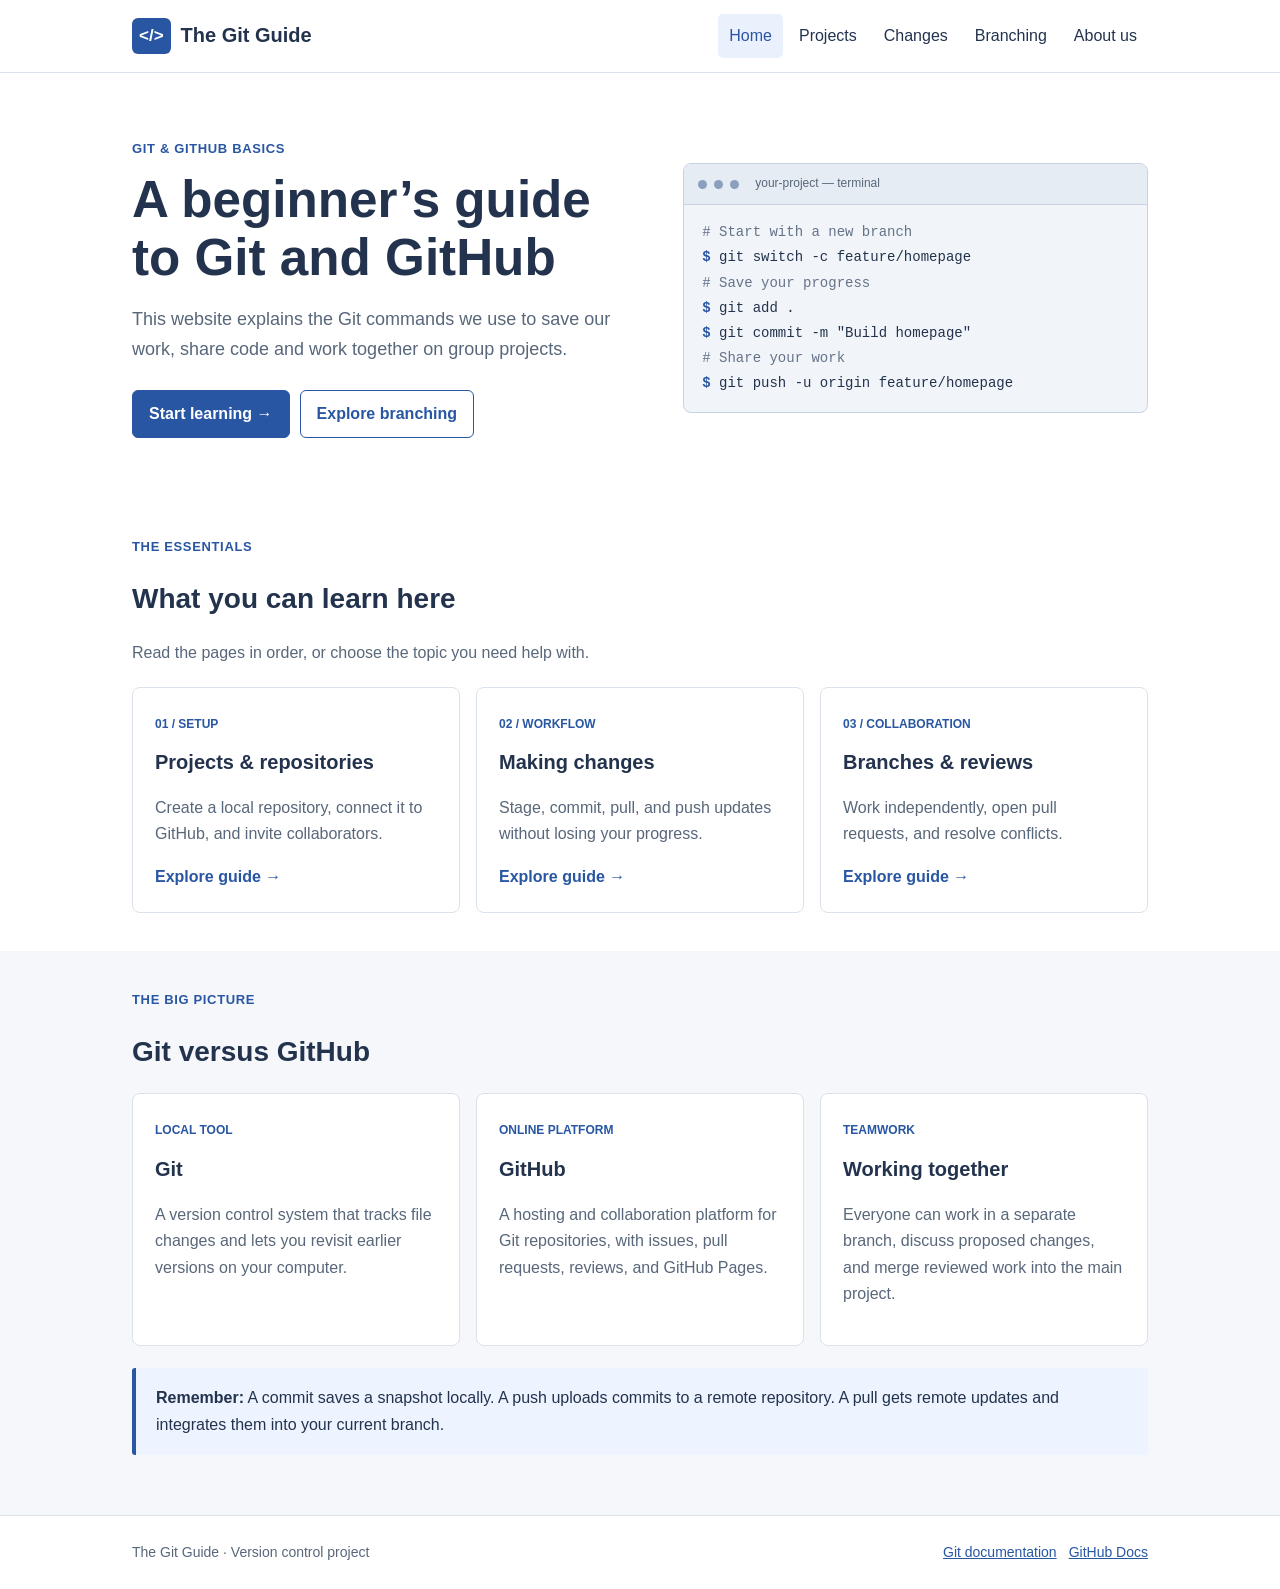
<file: index.html>
<!doctype html>
<html lang="en">

<head>
    <meta charset="UTF-8">
    <meta name="viewport" content="width=device-width, initial-scale=1">
    <meta name="description" content="A beginner-friendly guide to Git and GitHub.">
    <meta name="theme-color" content="#ffffff">
    <title>Home | The Git Guide</title>
    <link rel="stylesheet" href="assets/style.css">
    <script defer src="assets/script.js"></script>
</head>

<body><a class="skip" href="#main">Skip to content</a>
    <header class="site-header">
        <div class="container header-inner"><a class="brand" href="index.html"><span class="brand-icon"
                    aria-hidden="true">&lt;/&gt;</span>The Git Guide</a><button class="menu-toggle" type="button"
                aria-expanded="false" aria-controls="main-nav">Menu ☰</button>
            <nav class="nav" id="main-nav" aria-label="Main navigation"><a href="index.html"
                    aria-current="page">Home</a><a href="project.html">Projects</a><a href="changes.html">Changes</a><a
                    href="branching.html">Branching</a><a href="about.html">About us</a></nav>
        </div>
    </header>
    <main id="main">
        <div class="container hero">
            <div>
                <div class="eyebrow">GIT & GITHUB BASICS</div>
                <h1>A beginner’s guide<br>to Git and GitHub</h1>
                <p class="lead">This website explains the Git commands we use to save our work, share code and work
                    together on group projects.</p>
                <div class="actions"><a class="btn" href="project.html">Start learning →</a><a class="btn secondary"
                        href="branching.html">Explore branching</a></div>
            </div>
            <div class="terminal">
                <div class="term-top"><i class="dot"></i><i class="dot"></i><i class="dot"></i><span
                        class="term-label">your-project — terminal</span></div>
                <pre><span class="comment"># Start with a new branch</span>
<span class="prompt">$</span> git switch -c feature/homepage
<span class="comment"># Save your progress</span>
<span class="prompt">$</span> git add .
<span class="prompt">$</span> git commit -m "Build homepage"
<span class="comment"># Share your work</span>
<span class="prompt">$</span> git push -u origin feature/homepage</pre>
            </div>
        </div>
        <section class="section">
            <div class="container">
                <div class="section-head">
                    <div class="eyebrow">THE ESSENTIALS</div>
                    <h2>What you can learn here</h2>
                    <p class="section-desc">Read the pages in order, or choose the topic you need help with.</p>
                </div>
                <div class="cards"><a class="card" href="project.html"><span class="number">01 / SETUP</span>
                        <h3>Projects & repositories</h3>
                        <p>Create a local repository, connect it to GitHub, and invite collaborators.</p><span
                            class="arrow">Explore guide →</span>
                    </a><a class="card" href="changes.html"><span class="number">02 / WORKFLOW</span>
                        <h3>Making changes</h3>
                        <p>Stage, commit, pull, and push updates without losing your progress.</p><span
                            class="arrow">Explore guide →</span>
                    </a><a class="card" href="branching.html"><span class="number">03 / COLLABORATION</span>
                        <h3>Branches & reviews</h3>
                        <p>Work independently, open pull requests, and resolve conflicts.</p><span class="arrow">Explore
                            guide →</span>
                    </a></div>
            </div>
        </section>
        <section class="section">
            <div class="container">
                <div class="eyebrow">THE BIG PICTURE</div>
                <h2>Git versus GitHub</h2>
                <div class="cards">
                    <div class="card"><span class="number">LOCAL TOOL</span>
                        <h3>Git</h3>
                        <p>A version control system that tracks file changes and lets you revisit earlier versions on
                            your computer.</p>
                    </div>
                    <div class="card"><span class="number">ONLINE PLATFORM</span>
                        <h3>GitHub</h3>
                        <p>A hosting and collaboration platform for Git repositories, with issues, pull requests,
                            reviews, and GitHub Pages.</p>
                    </div>
                    <div class="card"><span class="number">TEAMWORK</span>
                        <h3>Working together</h3>
                        <p>Everyone can work in a separate branch, discuss proposed changes, and merge reviewed work
                            into the main project.</p>
                    </div>
                </div>
                <div class="callout"><strong>Remember:</strong> A commit saves a snapshot locally. A push uploads
                    commits to a remote repository. A pull gets remote updates and integrates them into your current
                    branch.</div>
            </div>
        </section>
    </main>
    <footer class="footer">
        <div class="container footer-inner"><span>The Git Guide · Version control project</span><span><a
                    href="https://git-scm.com/docs" target="_blank" rel="noopener noreferrer">Git documentation</a><a
                    href="https://docs.github.com/" target="_blank" rel="noopener noreferrer">GitHub Docs</a></span>
        </div>
    </footer>
</body>

</html>
</file>
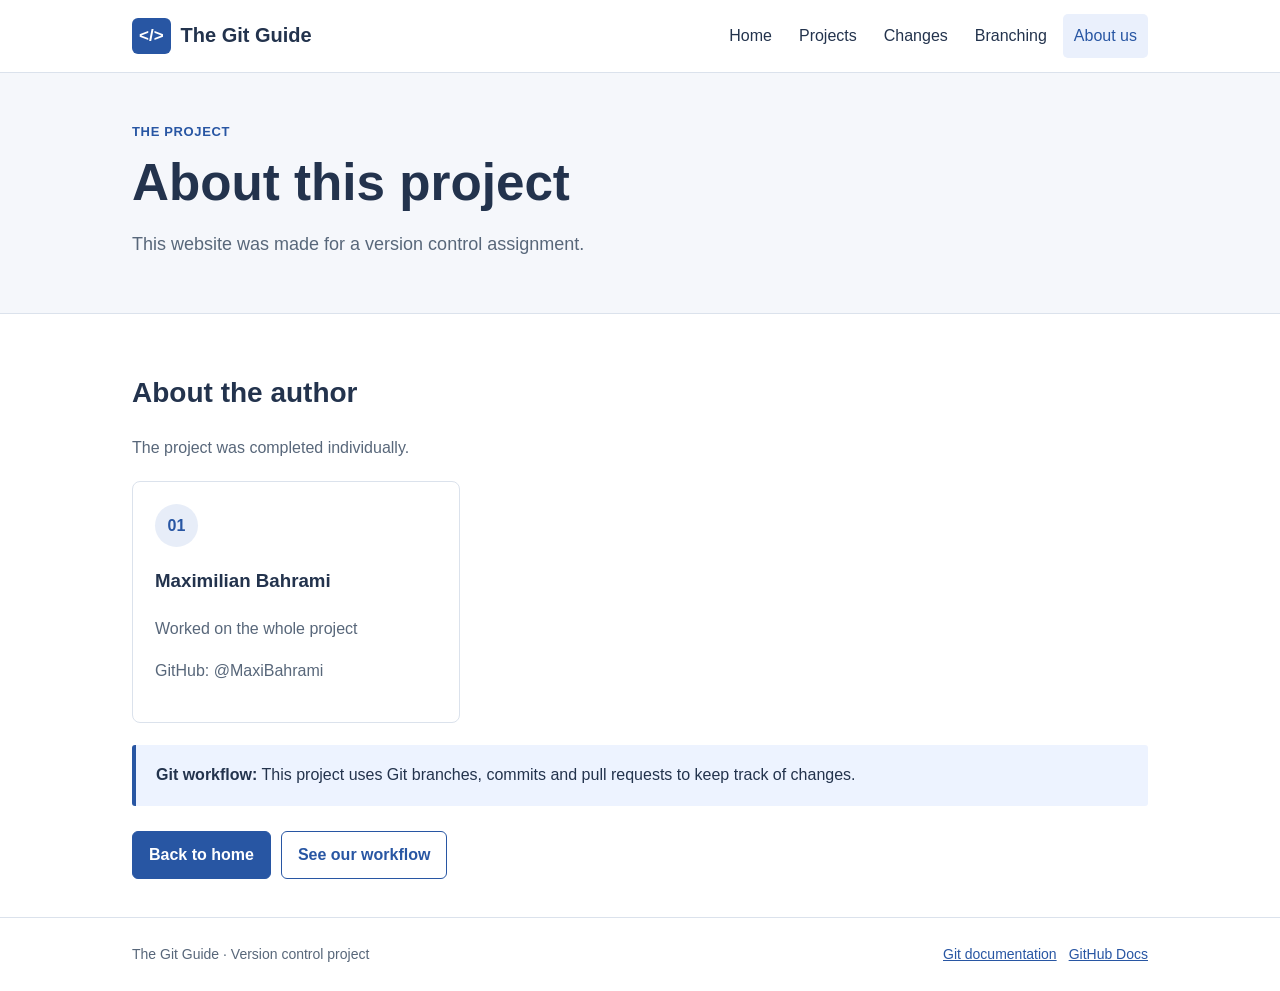
<file: about.html>
<!doctype html>
<html lang="en">

<head>
    <meta charset="UTF-8">
    <meta name="viewport" content="width=device-width, initial-scale=1">
    <meta name="description" content="About the Git Guide course project.">
    <meta name="theme-color" content="#ffffff">
    <title>About us | The Git Guide</title>
    <link rel="stylesheet" href="assets/style.css">
    <script defer src="assets/script.js"></script>
</head>

<body><a class="skip" href="#main">Skip to content</a>
    <header class="site-header">
        <div class="container header-inner"><a class="brand" href="index.html"><span class="brand-icon"
                    aria-hidden="true">&lt;/&gt;</span>The Git Guide</a><button class="menu-toggle" type="button"
                aria-expanded="false" aria-controls="main-nav">Menu ☰</button>
            <nav class="nav" id="main-nav" aria-label="Main navigation"><a href="index.html">Home</a><a
                    href="project.html">Projects</a><a href="changes.html">Changes</a><a
                    href="branching.html">Branching</a><a href="about.html" aria-current="page">About us</a></nav>
        </div>
    </header>
    <main id="main">
        <div class="page-hero">
            <div class="container">
                <div class="eyebrow">THE PROJECT</div>
                <h1>About this project</h1>
                <p class="lead">This website was made for a version control assignment.</p>
            </div>
        </div>
        <section class="section">
            <div class="container">
                <div class="section-head">
                    <h2>About the author</h2>
                    <p class="section-desc">The project was completed individually.</p>
                </div>
                <div class="people">
                    <div class="person">
                        <div class="avatar">01</div>
                        <h3>Maximilian Bahrami</h3>
                        <p>Worked on the whole project</p>
                        <p class="muted">GitHub: @MaxiBahrami</p>
                    </div>
                </div>
                <div class="callout"><strong>Git workflow:</strong> This project uses Git branches, commits and pull requests to keep track of changes.</div>
                <div class="actions"><a class="btn" href="index.html">Back to home</a><a class="btn secondary"
                        href="branching.html">See our workflow</a></div>
            </div>
        </section>
    </main>
    <footer class="footer">
        <div class="container footer-inner"><span>The Git Guide · Version control project</span><span><a
                    href="https://git-scm.com/docs" target="_blank" rel="noopener noreferrer">Git documentation</a><a
                    href="https://docs.github.com/" target="_blank" rel="noopener noreferrer">GitHub Docs</a></span>
        </div>
    </footer>
</body>

</html>
</file>
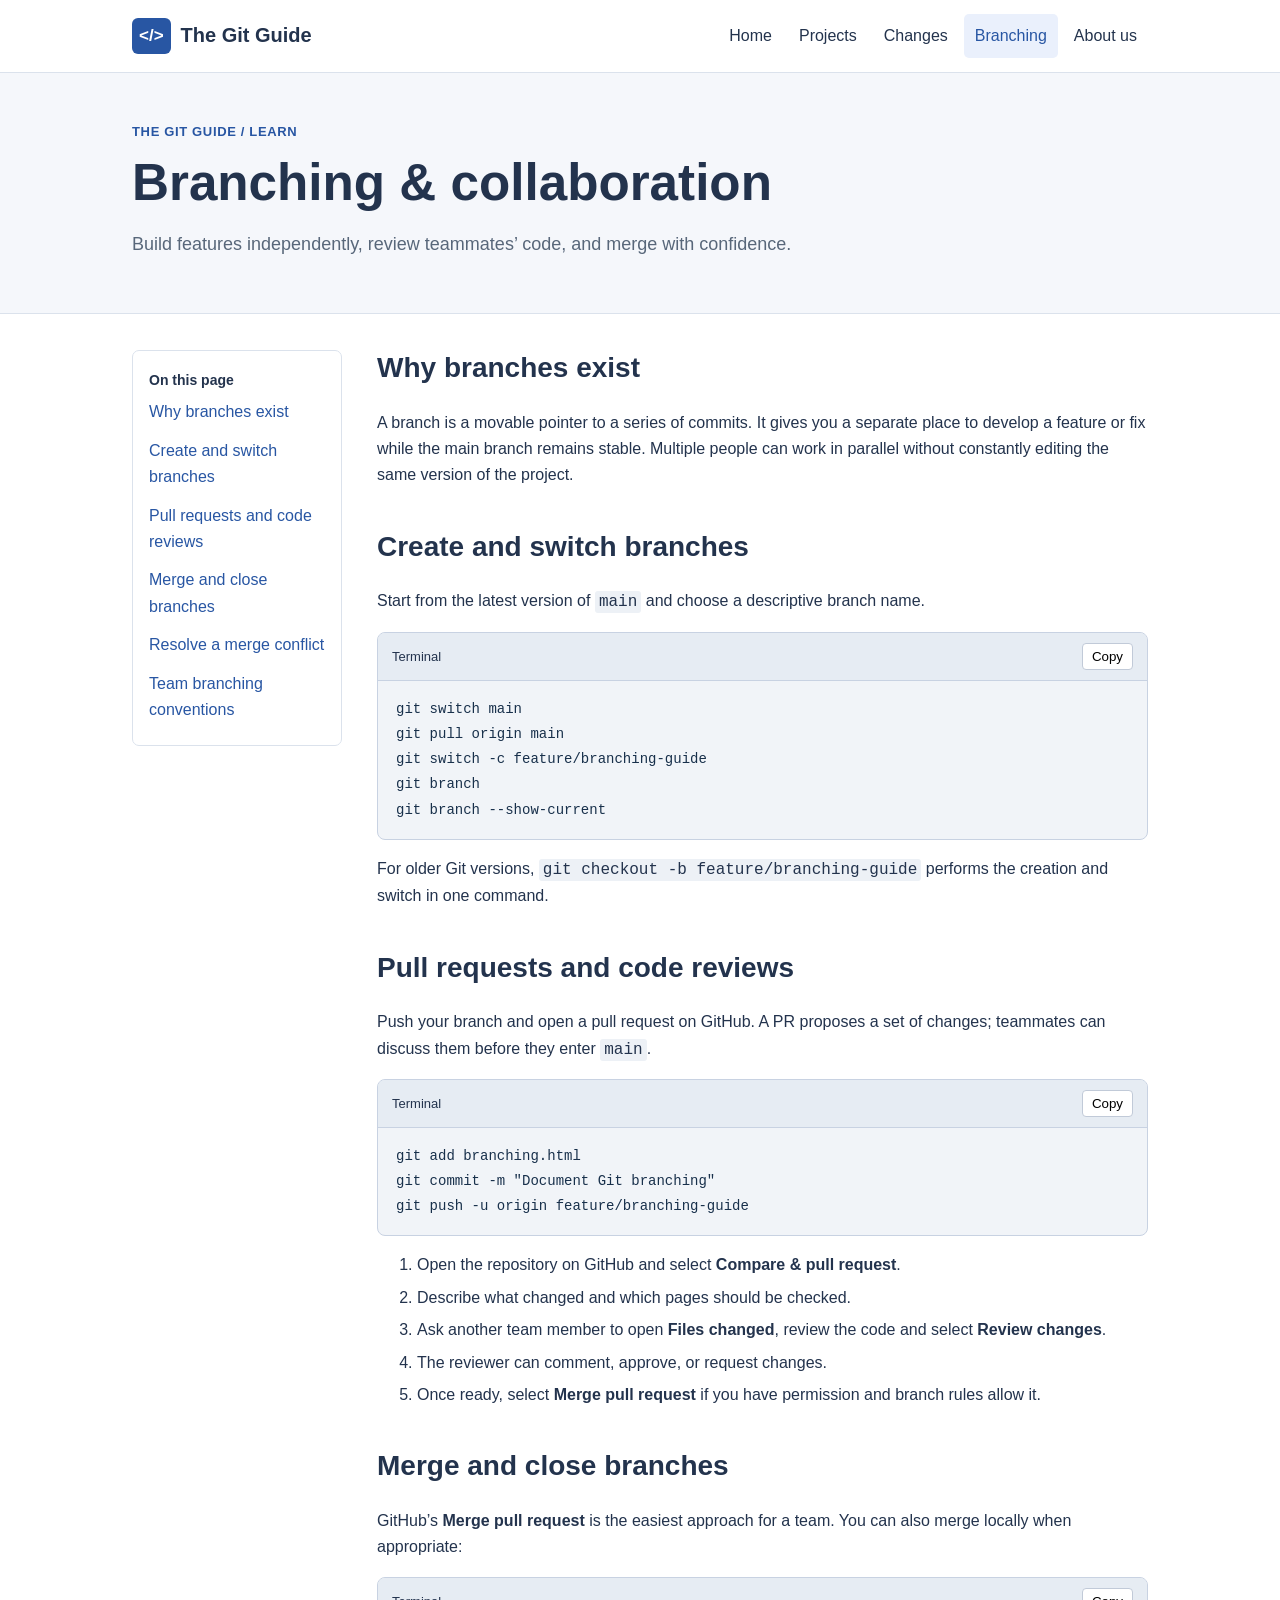
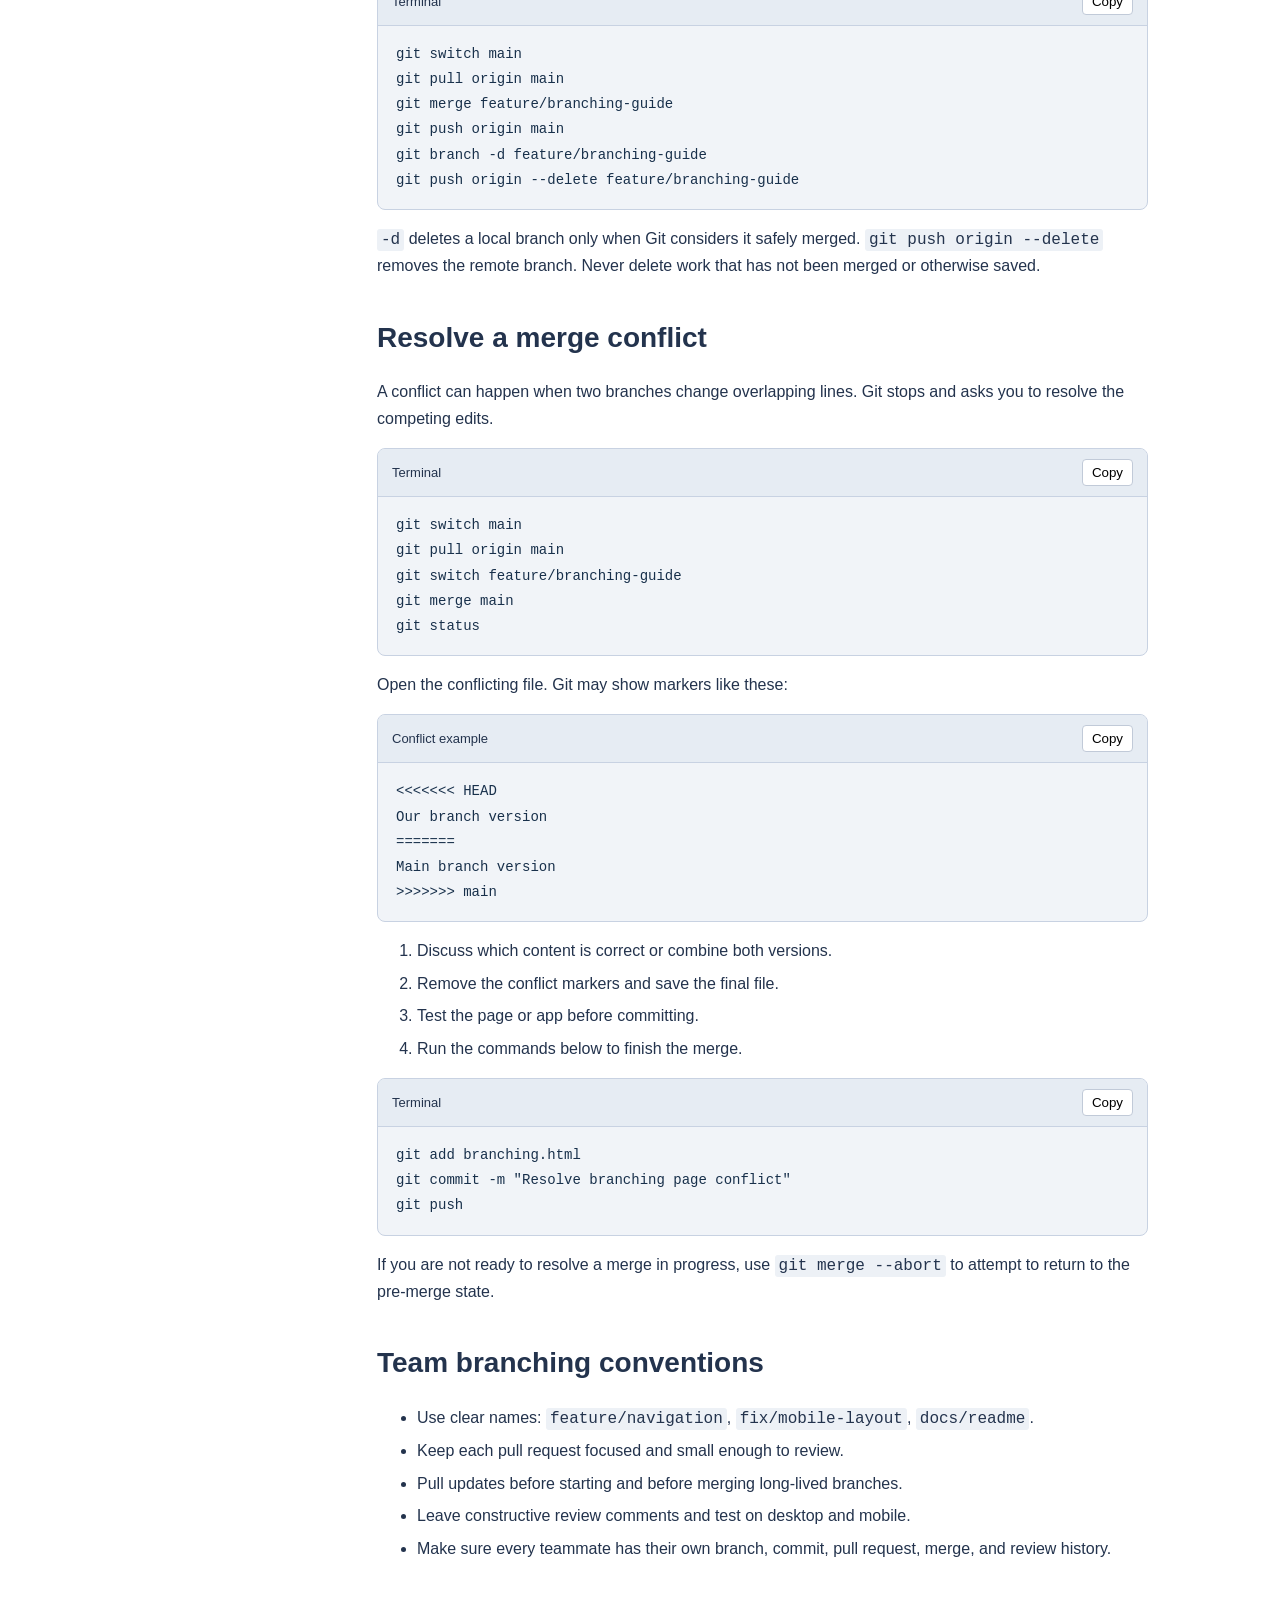
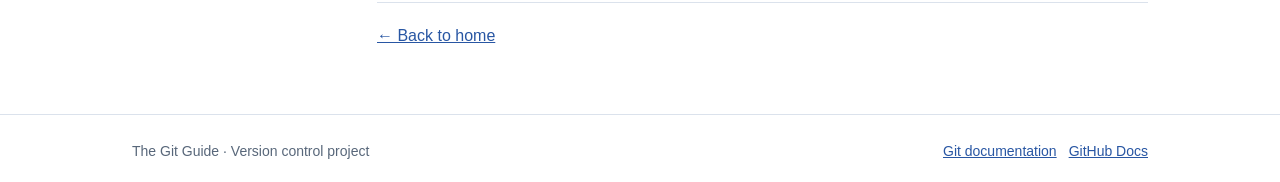
<file: branching.html>
<!doctype html><html lang="en"><head><meta charset="UTF-8"><meta name="viewport" content="width=device-width, initial-scale=1"><meta name="description" content="Build features independently, review teammates’ code, and merge with confidence."><meta name="theme-color" content="#ffffff"><title>Branching &amp; collaboration | The Git Guide</title><link rel="stylesheet" href="assets/style.css"><script defer src="assets/script.js"></script></head><body><a class="skip" href="#main">Skip to content</a><header class="site-header"><div class="container header-inner"><a class="brand" href="index.html"><span class="brand-icon" aria-hidden="true">&lt;/&gt;</span>The Git Guide</a><button class="menu-toggle" type="button" aria-expanded="false" aria-controls="main-nav">Menu ☰</button><nav class="nav" id="main-nav" aria-label="Main navigation"><a href="index.html">Home</a><a href="project.html">Projects</a><a href="changes.html">Changes</a><a href="branching.html" aria-current="page">Branching</a><a href="about.html">About us</a></nav></div></header><main id="main"><div class="page-hero"><div class="container"><div class="eyebrow">THE GIT GUIDE / LEARN</div><h1>Branching &amp; collaboration</h1><p class="lead">Build features independently, review teammates’ code, and merge with confidence.</p></div></div><div class="container content-layout"><aside class="toc" aria-label="On this page"><strong>On this page</strong><a href="#why">Why branches exist</a><a href="#create">Create and switch branches</a><a href="#pr">Pull requests and code reviews</a><a href="#merge">Merge and close branches</a><a href="#conflicts">Resolve a merge conflict</a><a href="#good">Team branching conventions</a></aside><article class="article"><section id="why"><h2>Why branches exist</h2><p>A branch is a movable pointer to a series of commits. It gives you a separate place to develop a feature or fix while the main branch remains stable. Multiple people can work in parallel without constantly editing the same version of the project.</p></section><section id="create"><h2>Create and switch branches</h2><p>Start from the latest version of <code>main</code> and choose a descriptive branch name.</p><div class="code-wrap"><div class="code-head"><span>Terminal</span><button class="copy-btn" type="button" aria-label="Copy code">Copy</button></div><pre><code>git switch main
git pull origin main
git switch -c feature/branching-guide
git branch
git branch --show-current</code></pre></div><p>For older Git versions, <code>git checkout -b feature/branching-guide</code> performs the creation and switch in one command.</p></section><section id="pr"><h2>Pull requests and code reviews</h2><p>Push your branch and open a pull request on GitHub. A PR proposes a set of changes; teammates can discuss them before they enter <code>main</code>.</p><div class="code-wrap"><div class="code-head"><span>Terminal</span><button class="copy-btn" type="button" aria-label="Copy code">Copy</button></div><pre><code>git add branching.html
git commit -m &quot;Document Git branching&quot;
git push -u origin feature/branching-guide</code></pre></div><ol><li>Open the repository on GitHub and select <strong>Compare & pull request</strong>.</li><li>Describe what changed and which pages should be checked.</li><li>Ask another team member to open <strong>Files changed</strong>, review the code and select <strong>Review changes</strong>.</li><li>The reviewer can comment, approve, or request changes.</li><li>Once ready, select <strong>Merge pull request</strong> if you have permission and branch rules allow it.</li></ol></section><section id="merge"><h2>Merge and close branches</h2><p>GitHub’s <strong>Merge pull request</strong> is the easiest approach for a team. You can also merge locally when appropriate:</p><div class="code-wrap"><div class="code-head"><span>Terminal</span><button class="copy-btn" type="button" aria-label="Copy code">Copy</button></div><pre><code>git switch main
git pull origin main
git merge feature/branching-guide
git push origin main
git branch -d feature/branching-guide
git push origin --delete feature/branching-guide</code></pre></div><p><code>-d</code> deletes a local branch only when Git considers it safely merged. <code>git push origin --delete</code> removes the remote branch. Never delete work that has not been merged or otherwise saved.</p></section><section id="conflicts"><h2>Resolve a merge conflict</h2><p>A conflict can happen when two branches change overlapping lines. Git stops and asks you to resolve the competing edits.</p><div class="code-wrap"><div class="code-head"><span>Terminal</span><button class="copy-btn" type="button" aria-label="Copy code">Copy</button></div><pre><code>git switch main
git pull origin main
git switch feature/branching-guide
git merge main
git status</code></pre></div><p>Open the conflicting file. Git may show markers like these:</p><div class="code-wrap"><div class="code-head"><span>Conflict example</span><button class="copy-btn" type="button" aria-label="Copy code">Copy</button></div><pre><code>&lt;&lt;&lt;&lt;&lt;&lt;&lt; HEAD
Our branch version
=======
Main branch version
&gt;&gt;&gt;&gt;&gt;&gt;&gt; main</code></pre></div><ol><li>Discuss which content is correct or combine both versions.</li><li>Remove the conflict markers and save the final file.</li><li>Test the page or app before committing.</li><li>Run the commands below to finish the merge.</li></ol><div class="code-wrap"><div class="code-head"><span>Terminal</span><button class="copy-btn" type="button" aria-label="Copy code">Copy</button></div><pre><code>git add branching.html
git commit -m &quot;Resolve branching page conflict&quot;
git push</code></pre></div><p>If you are not ready to resolve a merge in progress, use <code>git merge --abort</code> to attempt to return to the pre-merge state.</p></section><section id="good"><h2>Team branching conventions</h2><ul><li>Use clear names: <code>feature/navigation</code>, <code>fix/mobile-layout</code>, <code>docs/readme</code>.</li><li>Keep each pull request focused and small enough to review.</li><li>Pull updates before starting and before merging long-lived branches.</li><li>Leave constructive review comments and test on desktop and mobile.</li><li>Make sure every teammate has their own branch, commit, pull request, merge, and review history.</li></ul></section><div class="next"><a href="index.html">← Back to home</a></div></article></div></main><footer class="footer"><div class="container footer-inner"><span>The Git Guide · Version control project</span><span><a href="https://git-scm.com/docs" target="_blank" rel="noopener noreferrer">Git documentation</a><a href="https://docs.github.com/" target="_blank" rel="noopener noreferrer">GitHub Docs</a></span></div></footer></body></html>
</file>
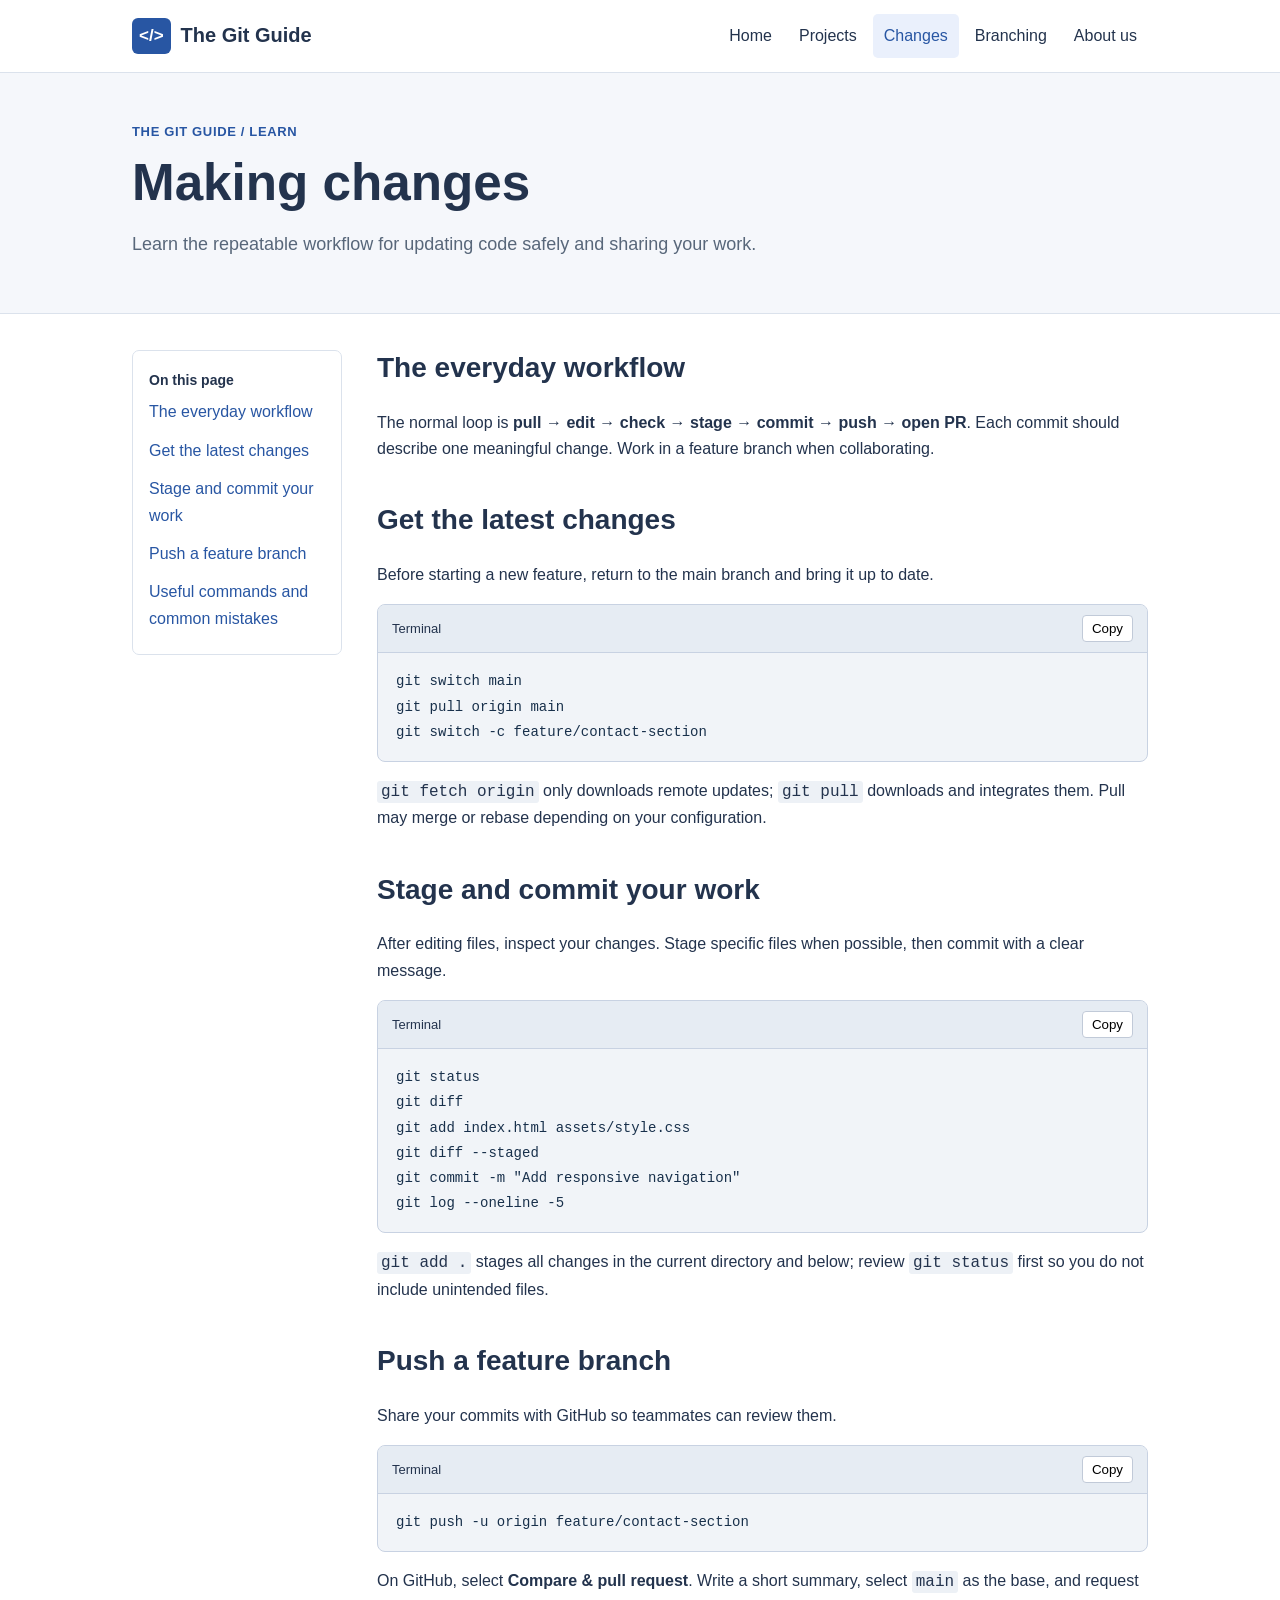
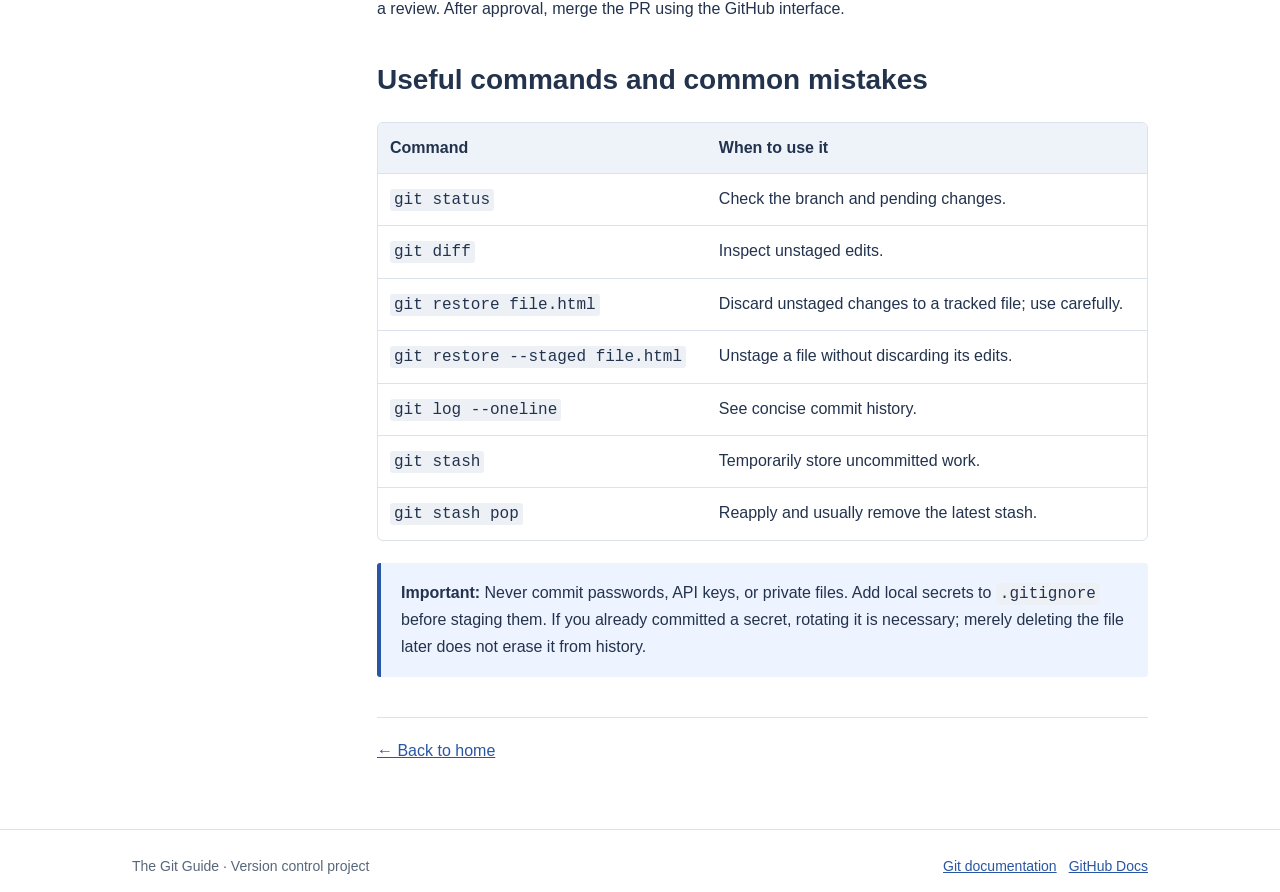
<file: changes.html>
<!doctype html>
<html lang="en">

<head>
    <meta charset="UTF-8">
    <meta name="viewport" content="width=device-width, initial-scale=1">
    <meta name="description" content="Learn the repeatable workflow for updating code safely and sharing your work.">
    <meta name="theme-color" content="#ffffff">
    <title>Making changes | The Git Guide</title>
    <link rel="stylesheet" href="assets/style.css">
    <script defer src="assets/script.js"></script>
</head>

<body><a class="skip" href="#main">Skip to content</a>
    <header class="site-header">
        <div class="container header-inner"><a class="brand" href="index.html"><span class="brand-icon"
                    aria-hidden="true">&lt;/&gt;</span>The Git Guide</a><button class="menu-toggle" type="button"
                aria-expanded="false" aria-controls="main-nav">Menu ☰</button>
            <nav class="nav" id="main-nav" aria-label="Main navigation"><a href="index.html">Home</a><a
                    href="project.html">Projects</a><a href="changes.html" aria-current="page">Changes</a><a
                    href="branching.html">Branching</a><a href="about.html">About us</a></nav>
        </div>
    </header>
    <main id="main">
        <div class="page-hero">
            <div class="container">
                <div class="eyebrow">THE GIT GUIDE / LEARN</div>
                <h1>Making changes</h1>
                <p class="lead">Learn the repeatable workflow for updating code safely and sharing your work.</p>
            </div>
        </div>
        <div class="container content-layout">
            <aside class="toc" aria-label="On this page"><strong>On this page</strong><a href="#workflow">The everyday
                    workflow</a><a href="#update">Get the latest changes</a><a href="#save">Stage and commit your
                    work</a><a href="#share">Push a feature branch</a><a href="#fix">Useful commands and common
                    mistakes</a></aside>
            <article class="article">
                <section id="workflow">
                    <h2>The everyday workflow</h2>
                    <p>The normal loop is <strong>pull → edit → check → stage → commit → push → open PR</strong>. Each
                        commit should describe one meaningful change. Work in a feature branch when collaborating.</p>
                </section>
                <section id="update">
                    <h2>Get the latest changes</h2>
                    <p>Before starting a new feature, return to the main branch and bring it up to date.</p>
                    <div class="code-wrap">
                        <div class="code-head"><span>Terminal</span><button class="copy-btn" type="button"
                                aria-label="Copy code">Copy</button></div>
                        <pre><code>git switch main
git pull origin main
git switch -c feature/contact-section</code></pre>
                    </div>
                    <p><code>git fetch origin</code> only downloads remote updates; <code>git pull</code> downloads and
                        integrates them. Pull may merge or rebase depending on your configuration.</p>
                </section>
                <section id="save">
                    <h2>Stage and commit your work</h2>
                    <p>After editing files, inspect your changes. Stage specific files when possible, then commit with a
                        clear message.</p>
                    <div class="code-wrap">
                        <div class="code-head"><span>Terminal</span><button class="copy-btn" type="button"
                                aria-label="Copy code">Copy</button></div>
                        <pre><code>git status
git diff
git add index.html assets/style.css
git diff --staged
git commit -m &quot;Add responsive navigation&quot;
git log --oneline -5</code></pre>
                    </div>
                    <p><code>git add .</code> stages all changes in the current directory and below; review
                        <code>git status</code> first so you do not include unintended files.</p>
                </section>
                <section id="share">
                    <h2>Push a feature branch</h2>
                    <p>Share your commits with GitHub so teammates can review them.</p>
                    <div class="code-wrap">
                        <div class="code-head"><span>Terminal</span><button class="copy-btn" type="button"
                                aria-label="Copy code">Copy</button></div>
                        <pre><code>git push -u origin feature/contact-section</code></pre>
                    </div>
                    <p>On GitHub, select <strong>Compare & pull request</strong>. Write a short summary, select
                        <code>main</code> as the base, and request a review. After approval, merge the PR using the
                        GitHub interface.</p>
                </section>
                <section id="fix">
                    <h2>Useful commands and common mistakes</h2>
                    <div class="table-scroll">
                        <table>
                            <thead>
                                <tr>
                                    <th>Command</th>
                                    <th>When to use it</th>
                                </tr>
                            </thead>
                            <tbody>
                                <tr>
                                    <td><code>git status</code></td>
                                    <td>Check the branch and pending changes.</td>
                                </tr>
                                <tr>
                                    <td><code>git diff</code></td>
                                    <td>Inspect unstaged edits.</td>
                                </tr>
                                <tr>
                                    <td><code>git restore file.html</code></td>
                                    <td>Discard unstaged changes to a tracked file; use carefully.</td>
                                </tr>
                                <tr>
                                    <td><code>git restore --staged file.html</code></td>
                                    <td>Unstage a file without discarding its edits.</td>
                                </tr>
                                <tr>
                                    <td><code>git log --oneline</code></td>
                                    <td>See concise commit history.</td>
                                </tr>
                                <tr>
                                    <td><code>git stash</code></td>
                                    <td>Temporarily store uncommitted work.</td>
                                </tr>
                                <tr>
                                    <td><code>git stash pop</code></td>
                                    <td>Reapply and usually remove the latest stash.</td>
                                </tr>
                            </tbody>
                        </table>
                    </div>
                    <div class="callout"><strong>Important:</strong> Never commit passwords, API keys, or private files.
                        Add local secrets to <code>.gitignore</code> before staging them. If you already committed a
                        secret, rotating it is necessary; merely deleting the file later does not erase it from history.
                    </div>
                </section>
                <div class="next"><a href="index.html">← Back to home</a></div>
            </article>
        </div>
    </main>
    <footer class="footer">
        <div class="container footer-inner"><span>The Git Guide · Version control project</span><span><a
                    href="https://git-scm.com/docs" target="_blank" rel="noopener noreferrer">Git documentation</a><a
                    href="https://docs.github.com/" target="_blank" rel="noopener noreferrer">GitHub Docs</a></span>
        </div>
    </footer>
</body>

</html>
</file>
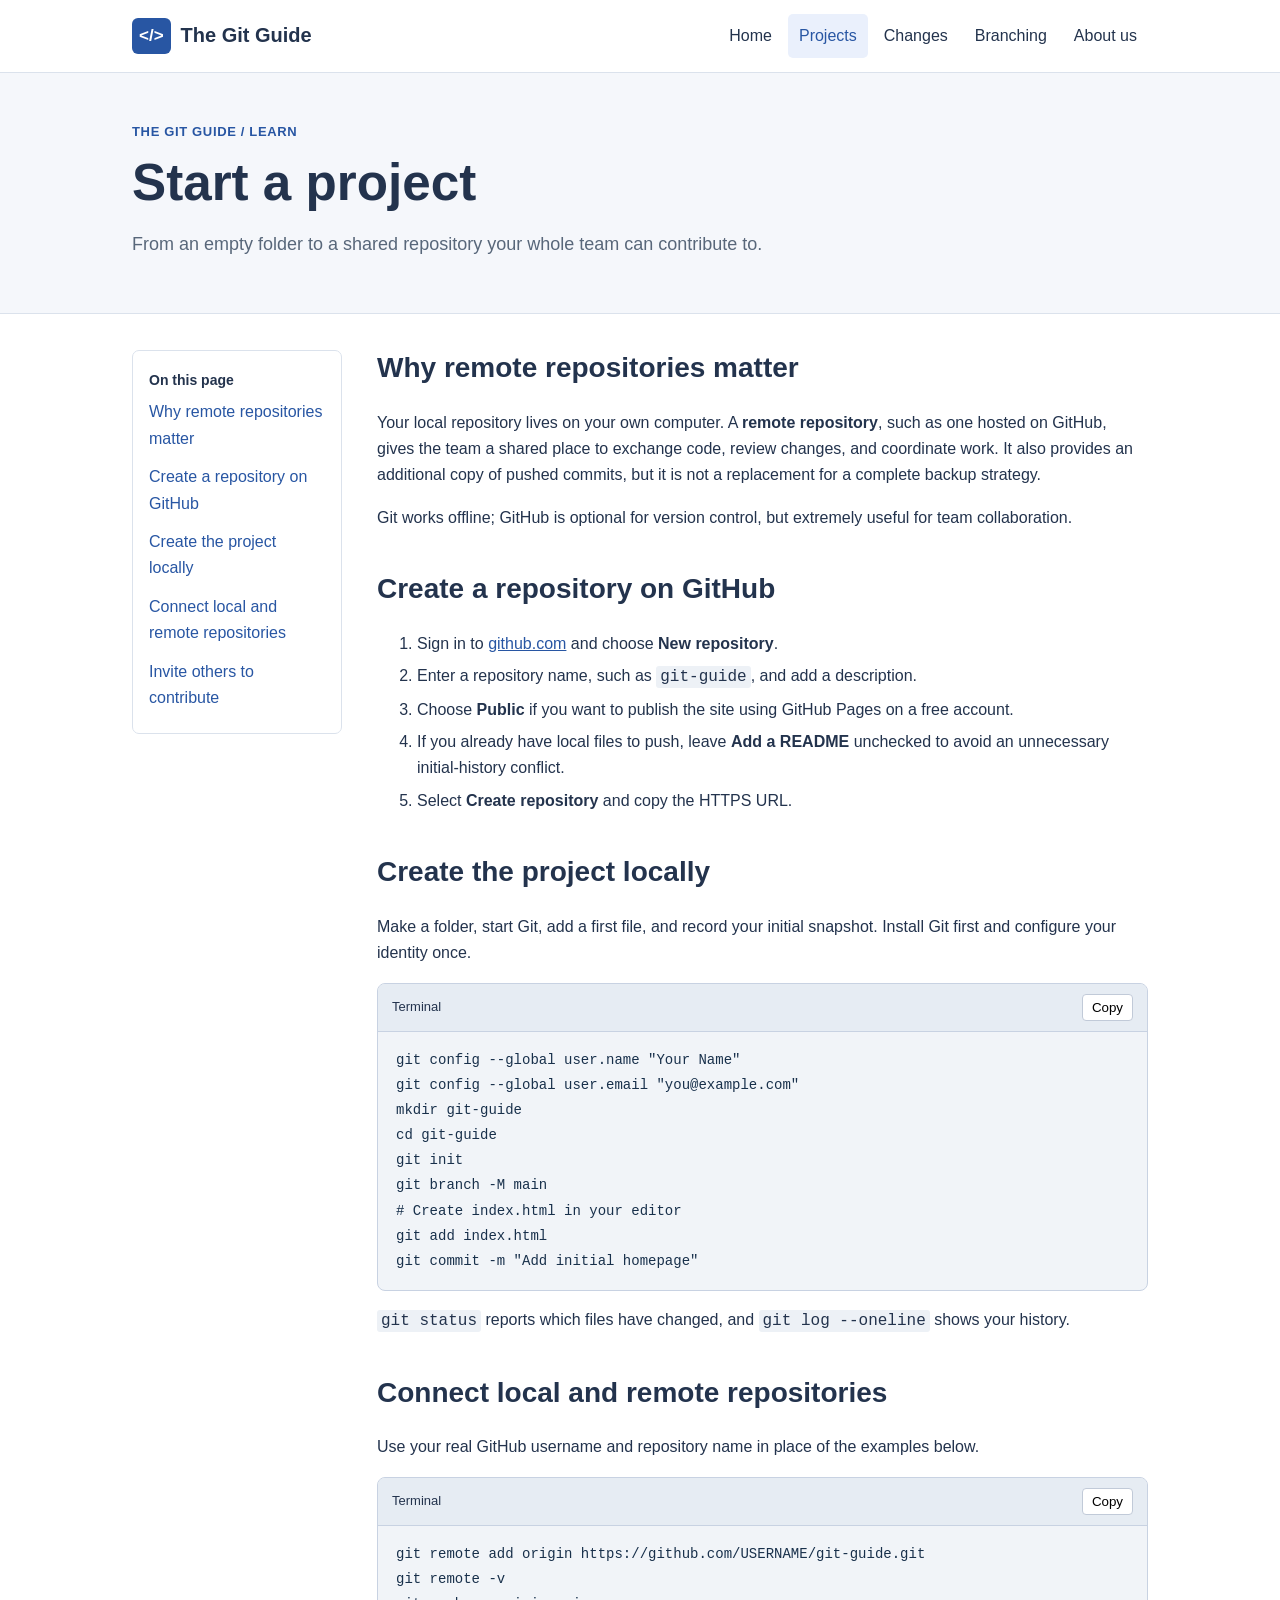
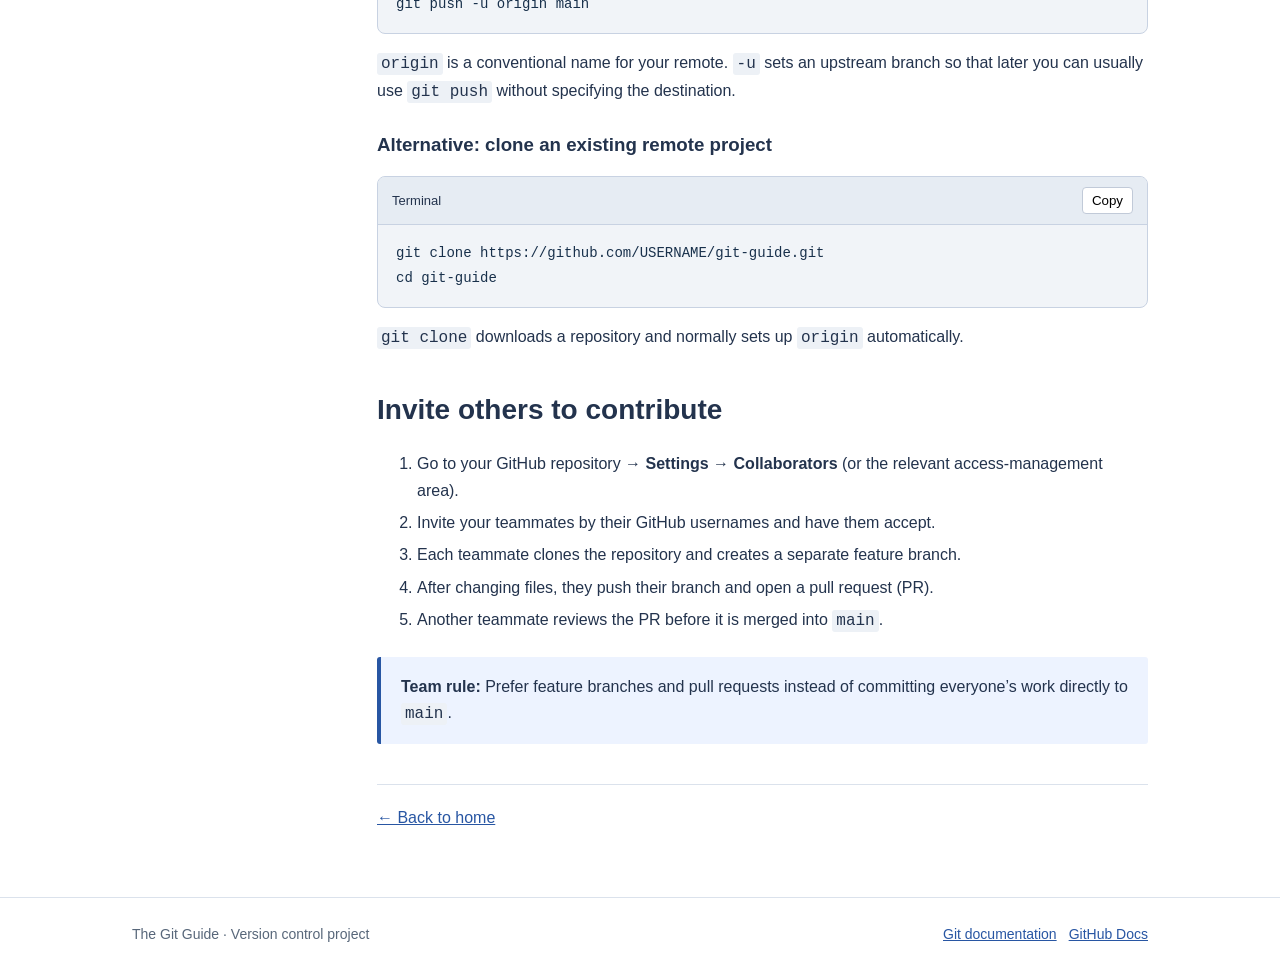
<file: project.html>
<!doctype html><html lang="en"><head><meta charset="UTF-8"><meta name="viewport" content="width=device-width, initial-scale=1"><meta name="description" content="From an empty folder to a shared repository your whole team can contribute to."><meta name="theme-color" content="#ffffff"><title>Start a project | The Git Guide</title><link rel="stylesheet" href="assets/style.css"><script defer src="assets/script.js"></script></head><body><a class="skip" href="#main">Skip to content</a><header class="site-header"><div class="container header-inner"><a class="brand" href="index.html"><span class="brand-icon" aria-hidden="true">&lt;/&gt;</span>The Git Guide</a><button class="menu-toggle" type="button" aria-expanded="false" aria-controls="main-nav">Menu ☰</button><nav class="nav" id="main-nav" aria-label="Main navigation"><a href="index.html">Home</a><a href="project.html" aria-current="page">Projects</a><a href="changes.html">Changes</a><a href="branching.html">Branching</a><a href="about.html">About us</a></nav></div></header><main id="main"><div class="page-hero"><div class="container"><div class="eyebrow">THE GIT GUIDE / LEARN</div><h1>Start a project</h1><p class="lead">From an empty folder to a shared repository your whole team can contribute to.</p></div></div><div class="container content-layout"><aside class="toc" aria-label="On this page"><strong>On this page</strong><a href="#remote">Why remote repositories matter</a><a href="#github">Create a repository on GitHub</a><a href="#local">Create the project locally</a><a href="#connect">Connect local and remote repositories</a><a href="#team">Invite others to contribute</a></aside><article class="article"><section id="remote"><h2>Why remote repositories matter</h2><p>Your local repository lives on your own computer. A <strong>remote repository</strong>, such as one hosted on GitHub, gives the team a shared place to exchange code, review changes, and coordinate work. It also provides an additional copy of pushed commits, but it is not a replacement for a complete backup strategy.</p><p>Git works offline; GitHub is optional for version control, but extremely useful for team collaboration.</p></section><section id="github"><h2>Create a repository on GitHub</h2><ol><li>Sign in to <a href="https://github.com" target="_blank" rel="noopener noreferrer">github.com</a> and choose <strong>New repository</strong>.</li><li>Enter a repository name, such as <code>git-guide</code>, and add a description.</li><li>Choose <strong>Public</strong> if you want to publish the site using GitHub Pages on a free account.</li><li>If you already have local files to push, leave <strong>Add a README</strong> unchecked to avoid an unnecessary initial-history conflict.</li><li>Select <strong>Create repository</strong> and copy the HTTPS URL.</li></ol></section><section id="local"><h2>Create the project locally</h2><p>Make a folder, start Git, add a first file, and record your initial snapshot. Install Git first and configure your identity once.</p><div class="code-wrap"><div class="code-head"><span>Terminal</span><button class="copy-btn" type="button" aria-label="Copy code">Copy</button></div><pre><code>git config --global user.name &quot;Your Name&quot;
git config --global user.email &quot;you@example.com&quot;
mkdir git-guide
cd git-guide
git init
git branch -M main
# Create index.html in your editor
git add index.html
git commit -m &quot;Add initial homepage&quot;</code></pre></div><p><code>git status</code> reports which files have changed, and <code>git log --oneline</code> shows your history.</p></section><section id="connect"><h2>Connect local and remote repositories</h2><p>Use your real GitHub username and repository name in place of the examples below.</p><div class="code-wrap"><div class="code-head"><span>Terminal</span><button class="copy-btn" type="button" aria-label="Copy code">Copy</button></div><pre><code>git remote add origin https://github.com/USERNAME/git-guide.git
git remote -v
git push -u origin main</code></pre></div><p><code>origin</code> is a conventional name for your remote. <code>-u</code> sets an upstream branch so that later you can usually use <code>git push</code> without specifying the destination.</p><h3>Alternative: clone an existing remote project</h3><div class="code-wrap"><div class="code-head"><span>Terminal</span><button class="copy-btn" type="button" aria-label="Copy code">Copy</button></div><pre><code>git clone https://github.com/USERNAME/git-guide.git
cd git-guide</code></pre></div><p><code>git clone</code> downloads a repository and normally sets up <code>origin</code> automatically.</p></section><section id="team"><h2>Invite others to contribute</h2><ol><li>Go to your GitHub repository → <strong>Settings</strong> → <strong>Collaborators</strong> (or the relevant access-management area).</li><li>Invite your teammates by their GitHub usernames and have them accept.</li><li>Each teammate clones the repository and creates a separate feature branch.</li><li>After changing files, they push their branch and open a pull request (PR).</li><li>Another teammate reviews the PR before it is merged into <code>main</code>.</li></ol><div class="callout"><strong>Team rule:</strong> Prefer feature branches and pull requests instead of committing everyone’s work directly to <code>main</code>.</div></section><div class="next"><a href="index.html">← Back to home</a></div></article></div></main><footer class="footer"><div class="container footer-inner"><span>The Git Guide · Version control project</span><span><a href="https://git-scm.com/docs" target="_blank" rel="noopener noreferrer">Git documentation</a><a href="https://docs.github.com/" target="_blank" rel="noopener noreferrer">GitHub Docs</a></span></div></footer></body></html>
</file>
<file: assets/style.css>
/* Shared styles for the Git Guide website */
:root {--blue:#2856a3;--dark:#23334d;--light:#f5f7fb;--border:#dbe2ec;--muted:#58677a;}
*{box-sizing:border-box}html{scroll-behavior:smooth}body{margin:0;font:16px/1.65 Arial,Helvetica,sans-serif;color:var(--dark);background:#fff}a{color:var(--blue)}a:hover{text-decoration:underline}.container{max-width:1060px;margin:auto;padding:0 22px}.skip{position:absolute;left:-9999px}.skip:focus{left:12px;top:8px;background:#fff;padding:10px;z-index:100}.site-header{background:#fff;border-bottom:1px solid var(--border)}.header-inner{display:flex;align-items:center;justify-content:space-between;gap:20px;min-height:72px}.brand{display:flex;gap:10px;align-items:center;color:var(--dark);font-size:20px;font-weight:bold;text-decoration:none}.brand-icon{background:var(--blue);color:white;border-radius:6px;padding:4px 7px;font-size:17px}.nav{display:flex;gap:5px}.nav a{display:block;padding:9px 11px;color:var(--dark);text-decoration:none;border-radius:5px}.nav a:hover,.nav a[aria-current=page]{background:#eaf0fc;color:var(--blue)}.menu-toggle{display:none;border:1px solid var(--border);background:white;padding:9px;border-radius:5px;color:var(--dark)}.hero{display:grid;grid-template-columns:1.1fr 1fr;gap:40px;align-items:center;padding-top:65px;padding-bottom:60px}.hero h1,.page-hero h1{font-size:clamp(34px,4vw,52px);line-height:1.13;margin:12px 0 18px}.lead{font-size:18px;color:var(--muted);max-width:680px}.eyebrow{color:var(--blue);font-size:13px;font-weight:bold;letter-spacing:.05em}.actions{display:flex;flex-wrap:wrap;gap:10px;margin-top:25px}.btn{background:var(--blue);border:1px solid var(--blue);border-radius:6px;color:#fff;padding:10px 16px;text-decoration:none;font-weight:bold}.btn:hover{color:#fff;background:#1e4079;text-decoration:none}.btn.secondary{background:#fff;color:var(--blue)}.btn.secondary:hover{background:#eaf0fc;color:var(--blue)}.terminal,.code-wrap{min-width:0;border:1px solid #c8d2e2;border-radius:8px;overflow:hidden;background:#f1f4f8}.term-top,.code-head{background:#e6ecf3;padding:10px 14px;border-bottom:1px solid #c8d2e2;display:flex;align-items:center;gap:7px}.dot{height:9px;width:9px;background:#8ca0bd;border-radius:50%;display:inline-block}.term-label{margin-left:9px;font-size:12px;color:var(--muted)}pre{margin:0;overflow-x:auto;font:14px/1.8 Consolas,Monaco,monospace}pre code{display:block;padding:16px 18px;background:transparent;color:#18304b}code{font-family:Consolas,Monaco,monospace;background:#edf1f6;border-radius:3px;padding:2px 4px}.terminal pre{padding:15px 18px;white-space:pre-wrap;overflow-wrap:anywhere}.prompt{color:var(--blue);font-weight:bold}.comment{color:#657389}.section{padding:38px 0}.section:nth-of-type(even){background:var(--light)}.section h2,.article h2{font-size:28px;line-height:1.3}.section-desc,.muted{color:var(--muted)}.cards,.people{display:grid;grid-template-columns:repeat(3,minmax(0,1fr));gap:16px;margin-top:20px}.card,.person,.step{border:1px solid var(--border);border-radius:8px;background:#fff;padding:22px}.card{color:inherit;text-decoration:none}.card:hover{border-color:var(--blue);text-decoration:none}.card h3{font-size:20px;margin:10px 0}.card p,.person p{color:var(--muted)}.number{font-size:12px;color:var(--blue);font-weight:bold}.arrow{color:var(--blue);font-weight:bold}.callout{background:#edf3ff;border-left:4px solid var(--blue);padding:17px 20px;margin:22px 0;border-radius:3px}.page-hero{background:var(--light);border-bottom:1px solid var(--border);padding:48px 0 35px}.content-layout{display:grid;grid-template-columns:210px minmax(0,1fr);gap:35px;padding-top:36px;padding-bottom:65px}.toc{align-self:start;position:sticky;top:20px;border:1px solid var(--border);padding:16px;border-radius:7px}.toc strong{font-size:14px}.toc a{display:block;padding:6px 0;text-decoration:none}.article{min-width:0}.article section{margin-bottom:40px;scroll-margin-top:25px}.article h2{margin-top:0}.article h3{margin:25px 0 8px}.article li{margin:6px 0}.code-wrap{margin:15px 0}.code-head{justify-content:space-between;font-size:13px}.copy-btn{border:1px solid #c1cad8;background:white;border-radius:4px;padding:5px 9px;cursor:pointer}.copy-btn:hover{background:#f5f7fb}.table-scroll{overflow-x:auto;border:1px solid var(--border);border-radius:6px}table{border-collapse:collapse;min-width:480px;width:100%}th,td{padding:12px;text-align:left;border-bottom:1px solid var(--border);vertical-align:top}th{background:#eef3fa}tr:last-child td{border-bottom:0}.steps{display:grid;gap:10px}.step{padding:14px 18px}.avatar{width:43px;height:43px;display:grid;place-items:center;background:#e7edf8;color:var(--blue);border-radius:50%;font-weight:bold}.footer{border-top:1px solid var(--border);padding:25px 0;color:var(--muted);font-size:14px}.footer-inner{display:flex;justify-content:space-between;flex-wrap:wrap;gap:14px}.footer a{margin-left:12px}.next{border-top:1px solid var(--border);padding-top:20px;margin-top:30px}@media(max-width:850px){.hero{grid-template-columns:1fr}.cards,.people{grid-template-columns:repeat(2,minmax(0,1fr))}.content-layout{grid-template-columns:1fr}.toc{position:static}}@media(max-width:620px){.container{padding:0 16px}.header-inner{min-height:64px}.menu-toggle{display:block}.nav{display:none;position:absolute;top:64px;left:0;right:0;background:white;border-bottom:1px solid var(--border);padding:10px 16px;flex-direction:column;z-index:10}.nav.open{display:flex}.hero{padding-top:42px;padding-bottom:35px}.section{padding:28px 0}.cards,.people{grid-template-columns:1fr}.page-hero{padding:35px 0}.lead{font-size:16px}.terminal pre{font-size:12px}.footer a{margin-left:0;margin-right:12px}}@media(prefers-reduced-motion:reduce){html{scroll-behavior:auto}}
</file>
